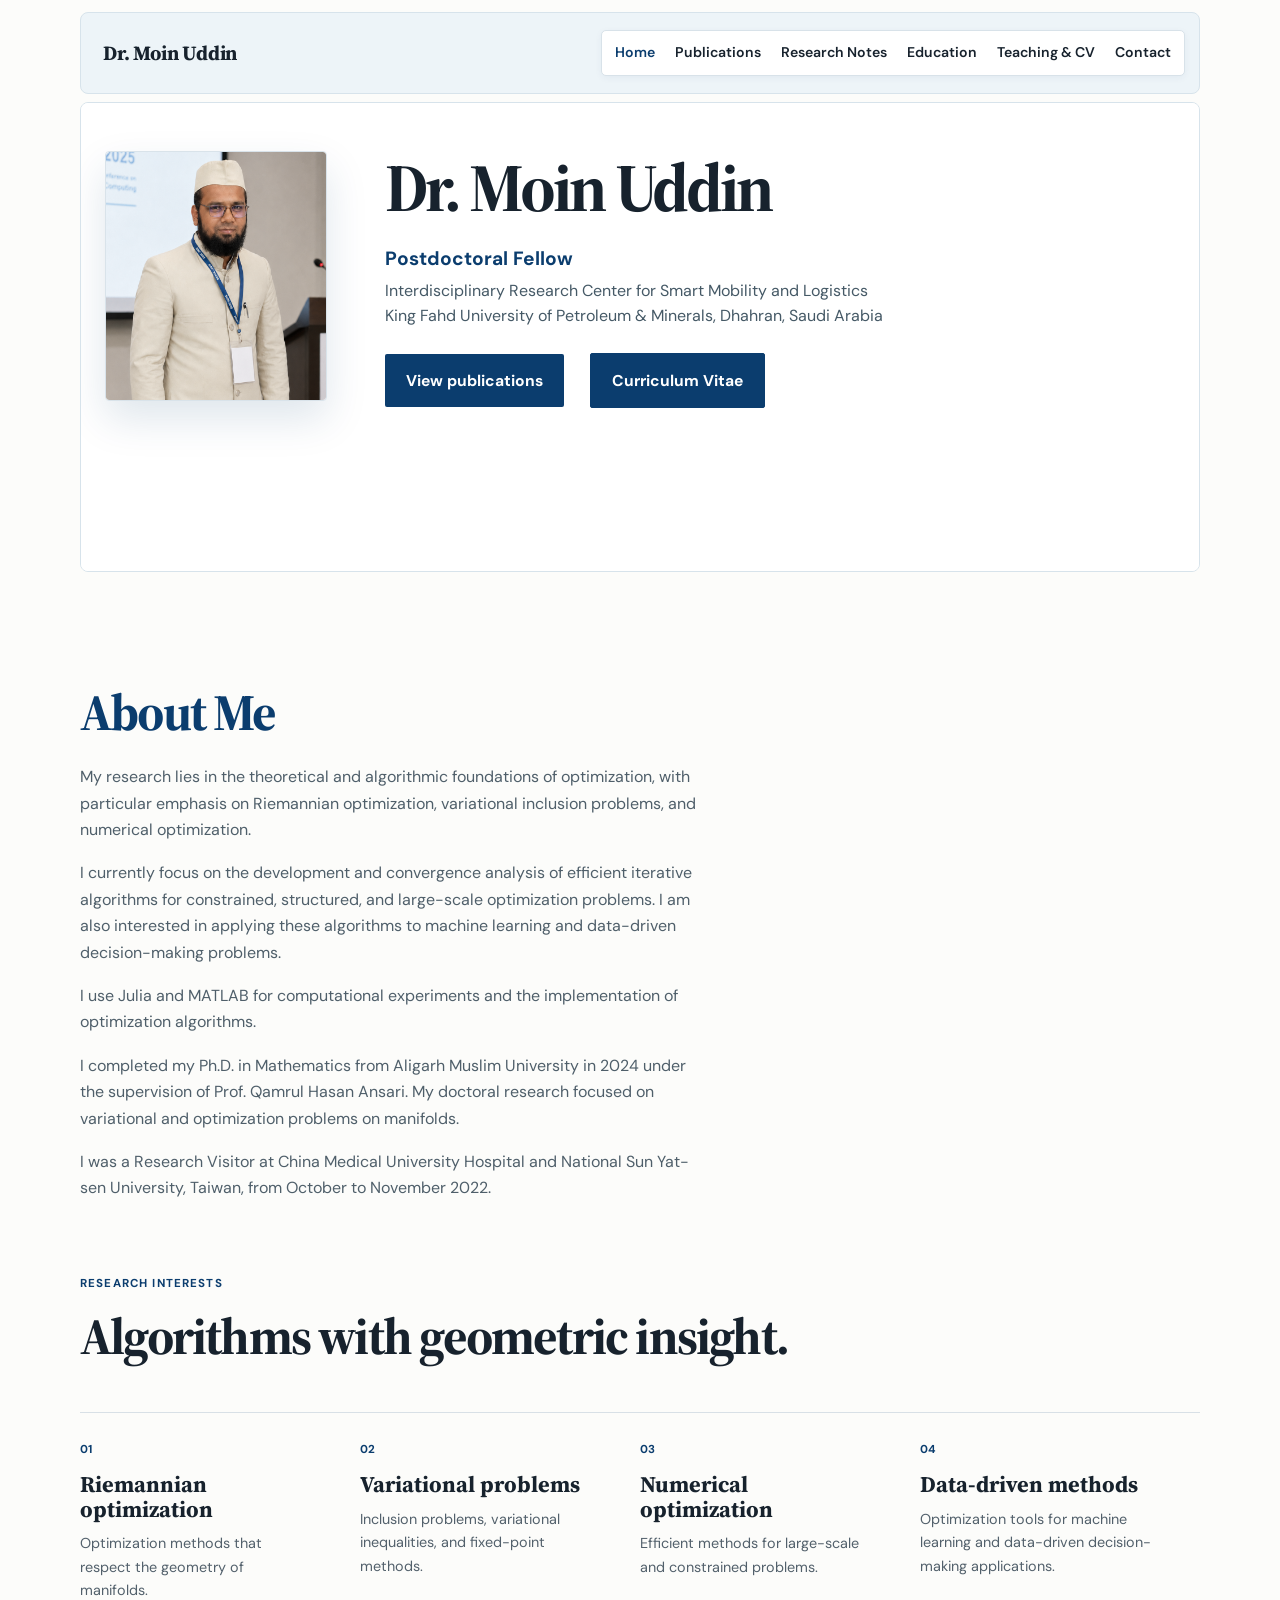
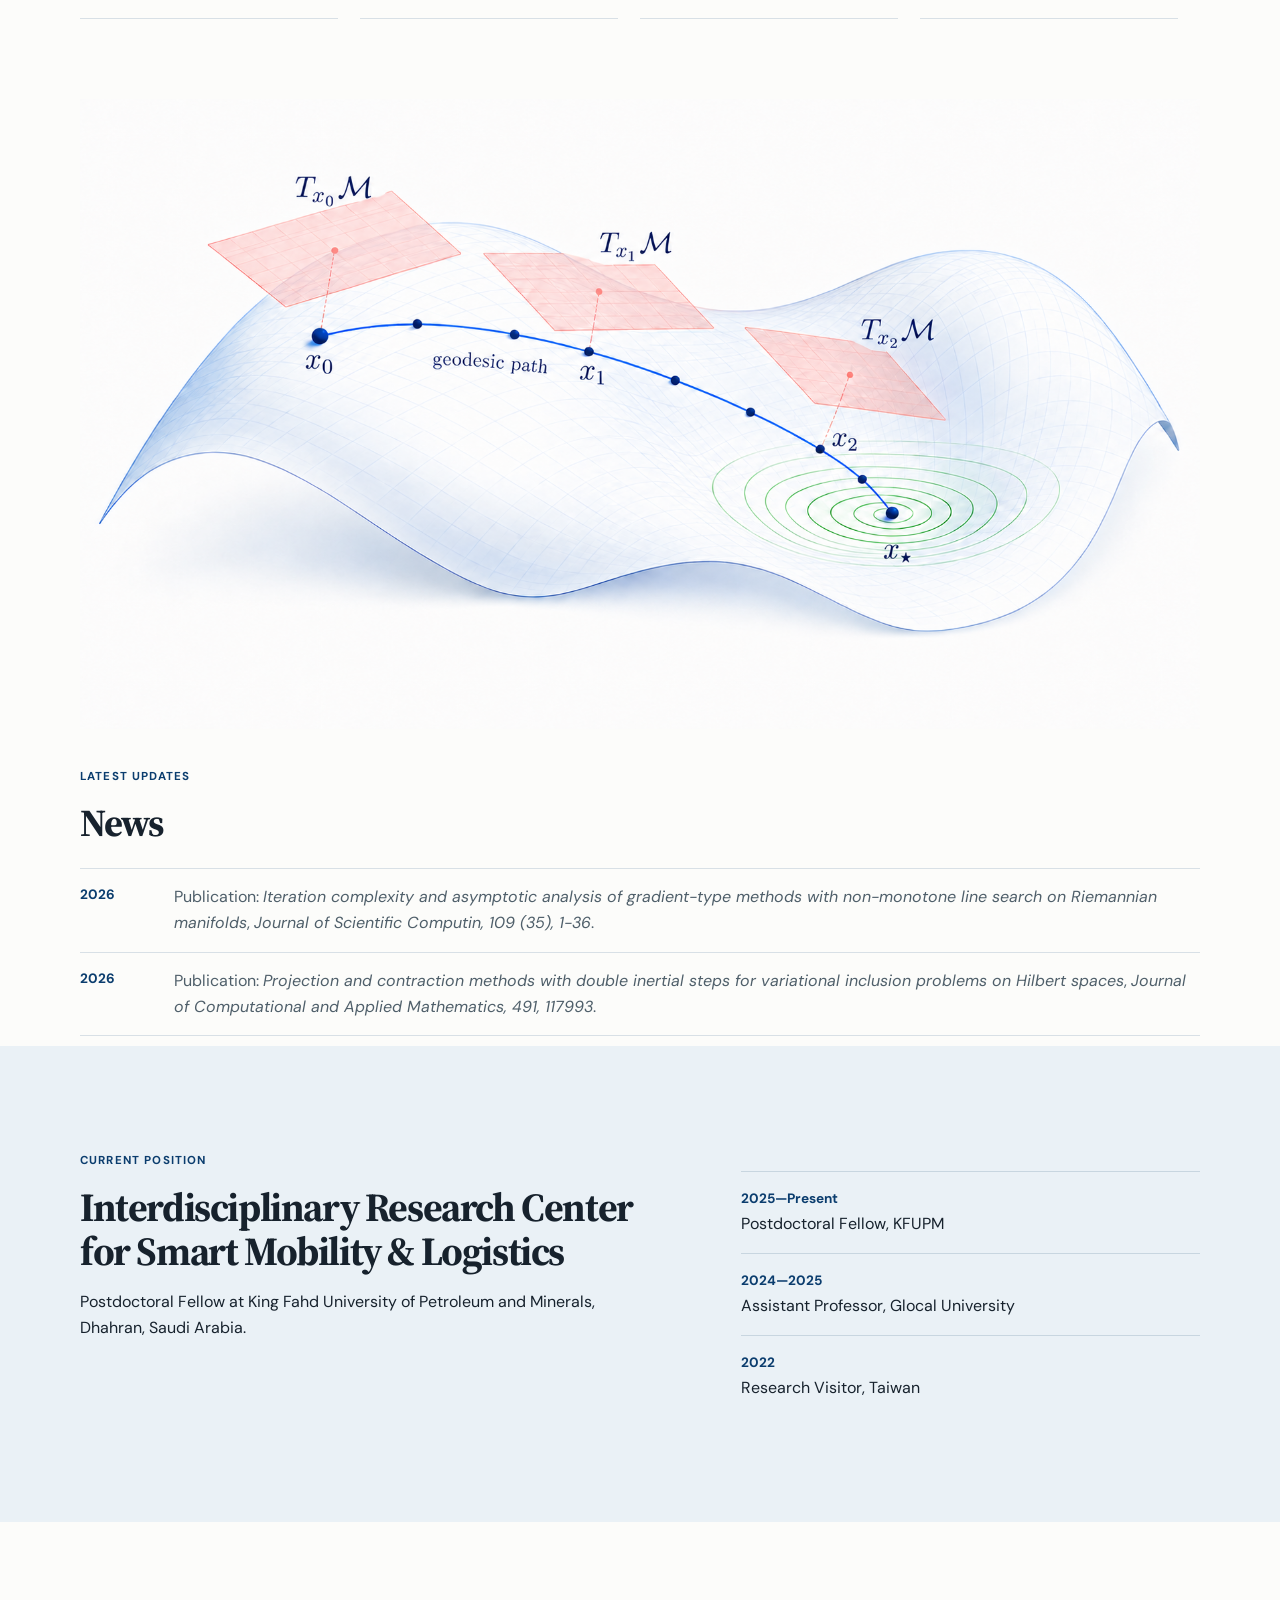
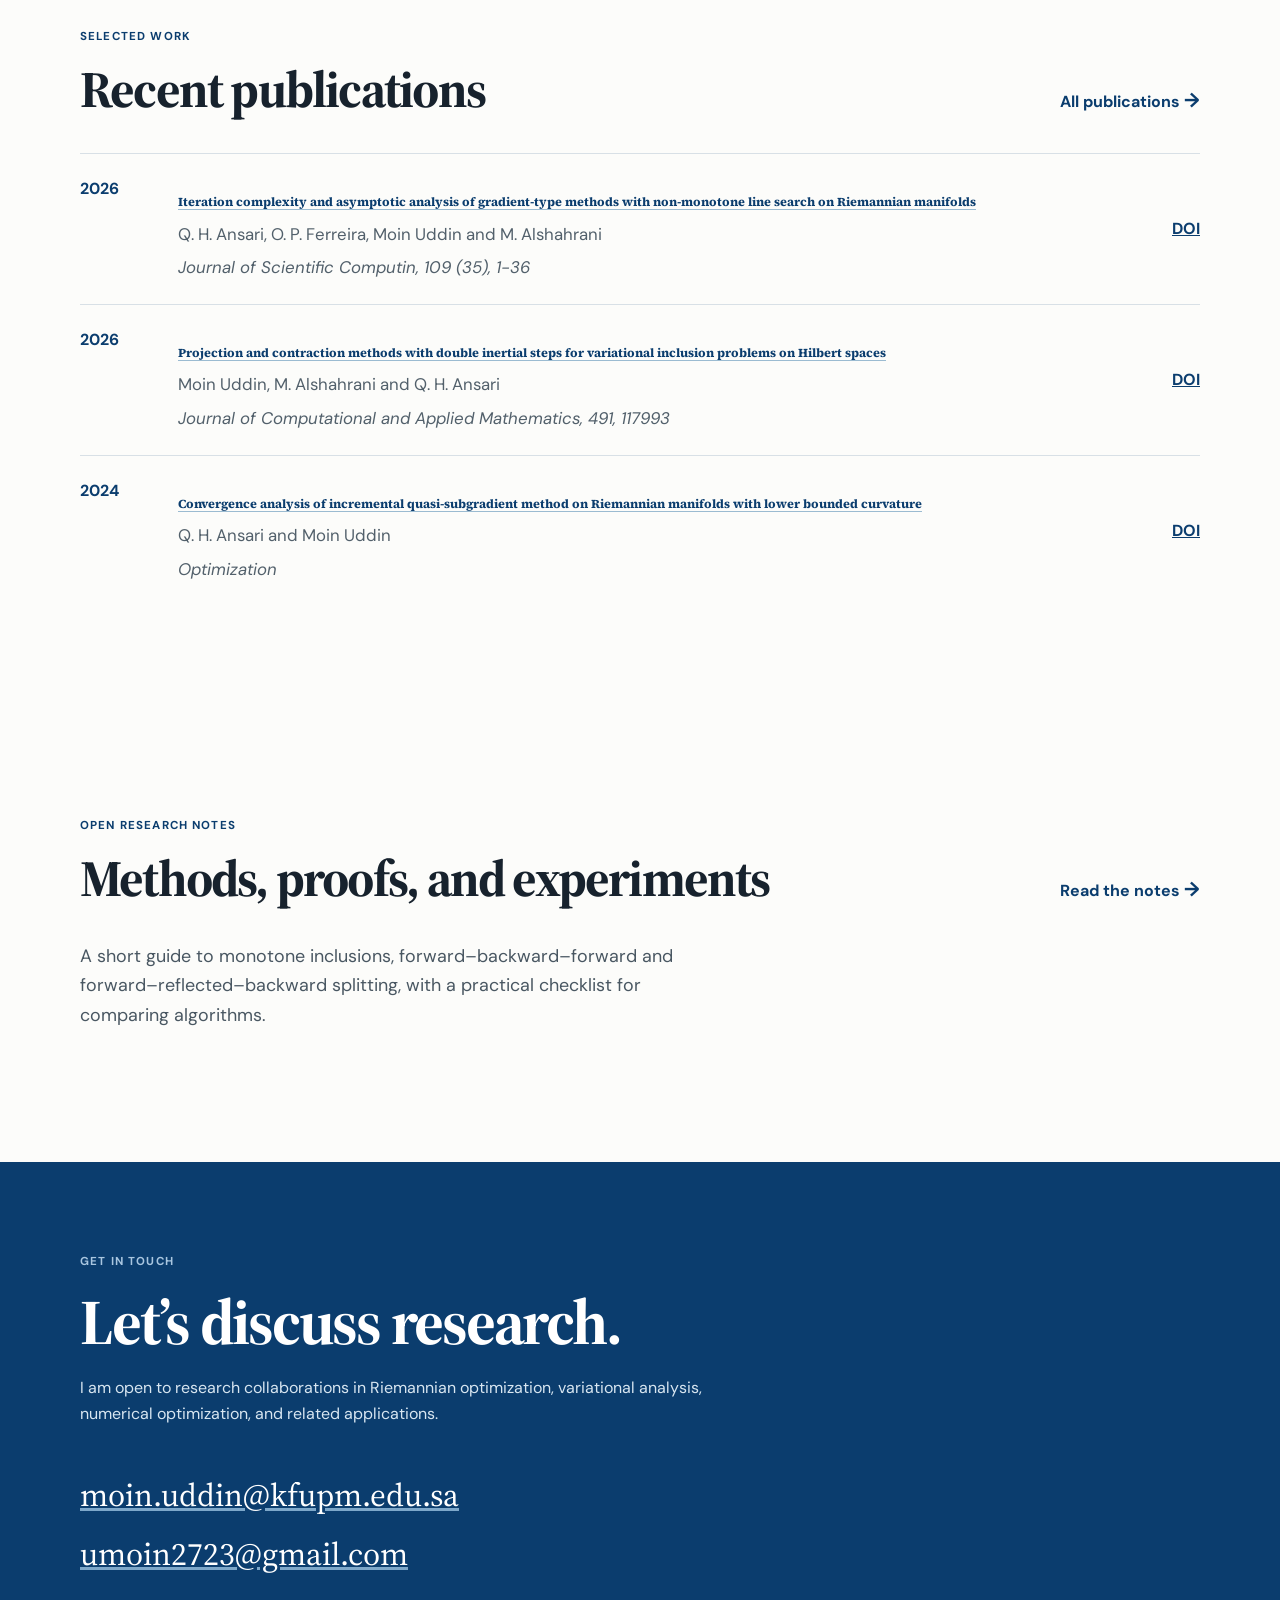
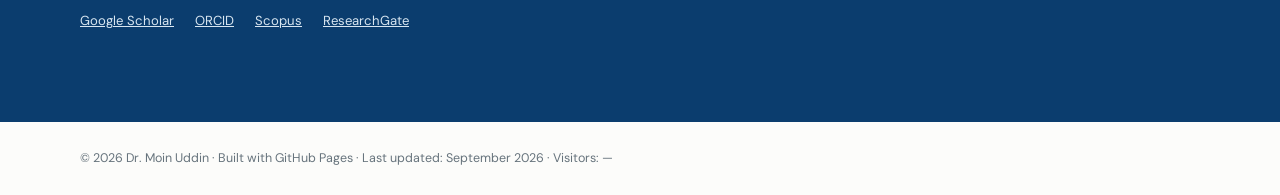
<file: index.html>
<!doctype html>
<html lang="en">
  <head>
    <meta charset="utf-8">
    <meta name="viewport" content="width=device-width, initial-scale=1">
    <meta name="description" content="Academic website of Dr. Moin Uddin, Postdoctoral Fellow at KFUPM.">
    <title>Dr. Moin Uddin | Researcher in Optimization</title>
    <link rel="preconnect" href="https://fonts.googleapis.com">
    <link rel="preconnect" href="https://fonts.gstatic.com" crossorigin>
    <link href="https://fonts.googleapis.com/css2?family=DM+Sans:wght@400;500;600;700&family=Source+Serif+4:opsz,wght@8..60,600;8..60,700&display=swap" rel="stylesheet">
    <link rel="stylesheet" href="assets/styles.css">
    <link rel="stylesheet" href="assets/enhancements.css">
  </head>
  <body>
    <header class="site-header"><a class="brand" href="index.html">Dr. Moin Uddin</a><button class="menu-button" aria-label="Open menu">Menu</button><nav><a class="active" href="index.html">Home</a><a href="publications.html">Publications</a><a href="research-notes.html">Research Notes</a><a href="education.html">Education</a><a href="teaching.html">Teaching & CV</a><a href="#contact">Contact</a></nav></header>
    <main>
      <section class="hero wrap" id="home">
        <div class="hero-copy"><h1>Dr. Moin Uddin</h1><div class="academic-role"><strong>Postdoctoral Fellow</strong><span>Interdisciplinary Research Center for Smart Mobility and Logistics<br>King Fahd University of Petroleum & Minerals, Dhahran, Saudi Arabia</span></div><div class="actions"><a class="button" href="publications.html">View publications</a><a class="button secondary-button" href="teaching.html#cv">Curriculum Vitae</a></div></div>
        <div class="portrait-wrap"><img src="assets/images/moin-uddin.png" alt="Dr. Moin Uddin"><div class="portrait-note">Dhahran, Saudi Arabia</div></div>
      </section>
      <section class="section wrap" id="research"><div class="about-copy standalone-about"><h2 class="about-title">About Me</h2><p>My research lies in the theoretical and algorithmic foundations of optimization, with particular emphasis on Riemannian optimization, variational inclusion problems, and numerical optimization.</p><p>I currently focus on the development and convergence analysis of efficient iterative algorithms for constrained, structured, and large-scale optimization problems. I am also interested in applying these algorithms to machine learning and data-driven decision-making problems.</p><p>I use Julia and MATLAB for computational experiments and the implementation of optimization algorithms.</p><p>I completed my Ph.D. in Mathematics from Aligarh Muslim University in 2024 under the supervision of Prof. Qamrul Hasan Ansari. My doctoral research focused on variational and optimization problems on manifolds.</p><p>I was a Research Visitor at China Medical University Hospital and National Sun Yat-sen University, Taiwan, from October to November 2022.</p></div><div class="section-intro research-heading"><p class="eyebrow">Research interests</p><h2>Algorithms with geometric insight.</h2></div><div class="research-grid"><article><span>01</span><h3>Riemannian optimization</h3><p>Optimization methods that respect the geometry of manifolds.</p></article><article><span>02</span><h3>Variational problems</h3><p>Inclusion problems, variational inequalities, and fixed-point methods.</p></article><article><span>03</span><h3>Numerical optimization</h3><p>Efficient methods for large-scale and constrained problems.</p></article><article><span>04</span><h3>Data-driven methods</h3><p>Optimization tools for machine learning and data-driven decision-making applications.</p></article></div></section>
<figure class="algorithm-visual wrap"><img src="assets/images/riemannian-optimization-diagram-iterates.png" alt="Diagram showing Riemannian optimization iterates x₀, x₁, x₂, their corresponding tangent spaces, and an optimum"></figure>
      <section class="section muted"><div class="wrap split"><div><p class="eyebrow">Current position</p><h2>Interdisciplinary Research Center for Smart Mobility & Logistics</h2><p>Postdoctoral Fellow at King Fahd University of Petroleum and Minerals, Dhahran, Saudi Arabia.</p></div><div class="timeline"><p><b>2025—Present</b> Postdoctoral Fellow, KFUPM</p><p><b>2024—2025</b> Assistant Professor, Glocal University</p><p><b>2022</b> Research Visitor, Taiwan</p></div></div></section>
      <section class="section wrap selected"><div class="section-top"><div><p class="eyebrow">Selected work</p><h2>Recent publications</h2></div><a class="text-link" href="publications.html">All publications <span>→</span></a></div><div id="featured-publications" class="publication-list"></div></section>
      <section class="section wrap selected" id="research-notes">
        <div class="section-top"><div><p class="eyebrow">Open research notes</p><h2>Methods, proofs, and experiments</h2></div><a class="text-link" href="research-notes.html">Read the notes <span>→</span></a></div>
        <p class="lede">A short guide to monotone inclusions, forward–backward–forward and forward–reflected–backward splitting, with a practical checklist for comparing algorithms.</p>
      </section>
      <section class="contact" id="contact"><div class="wrap"><p class="eyebrow">Get in touch</p><h2>Let’s discuss research.</h2><p class="collaboration-note">I am open to research collaborations in Riemannian optimization, variational analysis, numerical optimization, and related applications.</p><a class="email" href="mailto:moin.uddin@kfupm.edu.sa">moin.uddin@kfupm.edu.sa</a><a class="email secondary-email" href="mailto:umoin2723@gmail.com">umoin2723@gmail.com</a><div class="profile-links"><a href="https://scholar.google.com/citations?user=GIhlsMgAAAAJ" target="_blank" rel="noreferrer">Google Scholar</a><a href="https://orcid.org/0009-0005-5530-0240" target="_blank" rel="noreferrer">ORCID</a><a href="https://www.scopus.com/authid/detail.uri?authorId=57891499400" target="_blank" rel="noreferrer">Scopus</a><a href="https://www.researchgate.net/profile/Moin-Uddin-14" target="_blank" rel="noreferrer">ResearchGate</a></div></div></section>
    </main><footer class="wrap">© <span id="year"></span> Dr. Moin Uddin · Built with GitHub Pages</footer><script src="assets/data.js"></script><script src="assets/site.js"></script>
  </body>
</html>
</file>
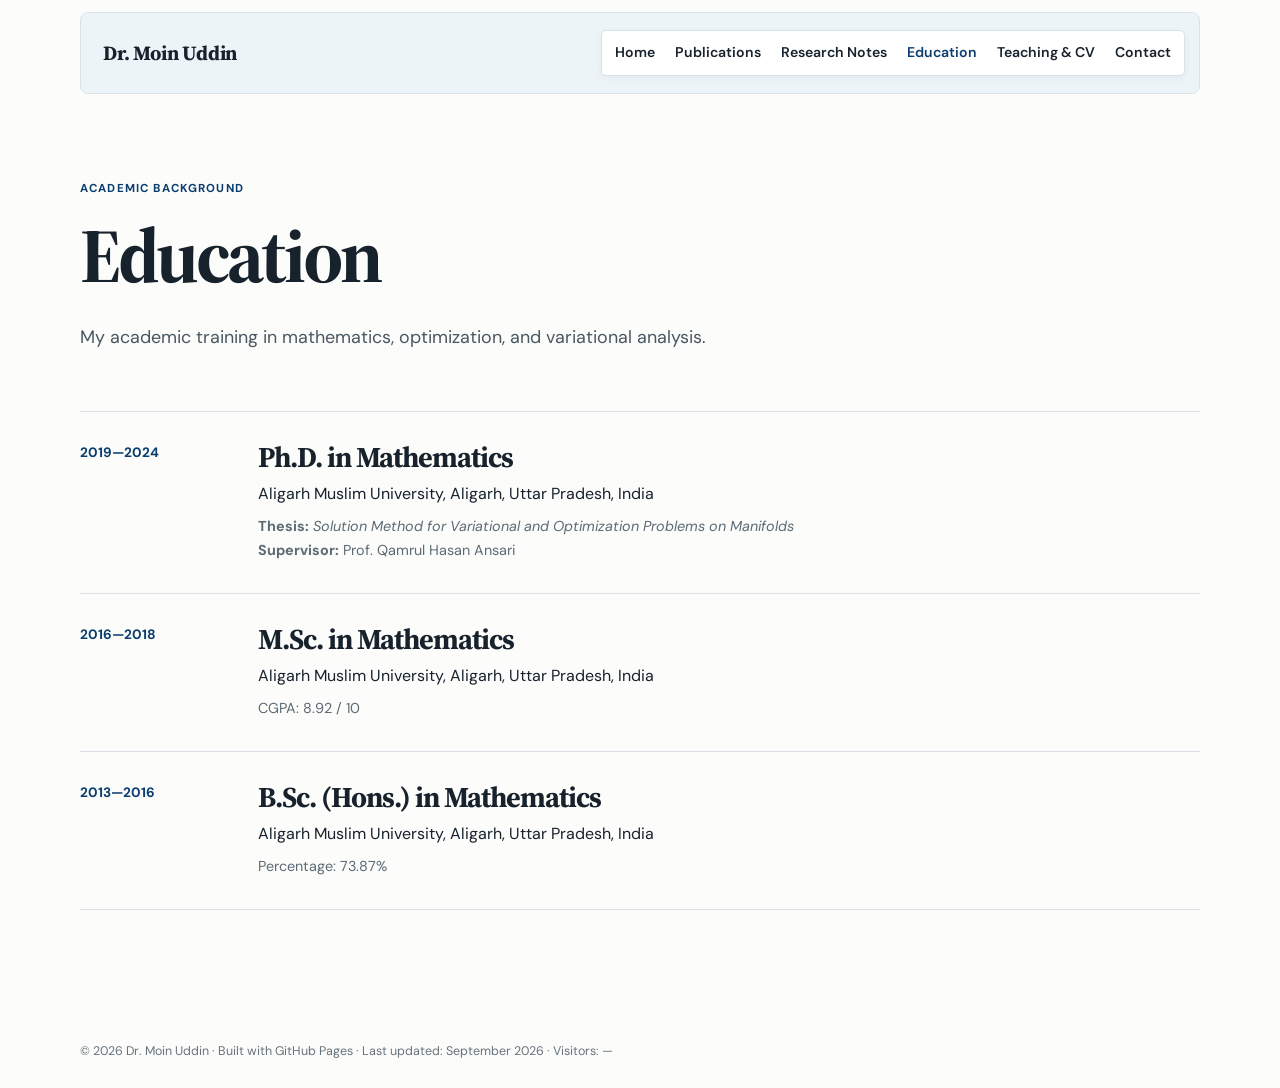
<file: education.html>
<!doctype html><html lang="en"><head><meta charset="utf-8"><meta name="viewport" content="width=device-width, initial-scale=1"><title>Education | Dr. Moin Uddin</title><link rel="preconnect" href="https://fonts.googleapis.com"><link rel="preconnect" href="https://fonts.gstatic.com" crossorigin><link href="https://fonts.googleapis.com/css2?family=DM+Sans:wght@400;500;600;700&family=Source+Serif+4:opsz,wght@8..60,600;8..60,700&display=swap" rel="stylesheet"><link rel="stylesheet" href="assets/styles.css"></head><body><header class="site-header"><a class="brand" href="index.html">MU</a><button class="menu-button" aria-label="Open menu">Menu</button><nav><a href="index.html">Home</a><a href="publications.html">Publications</a><a href="research-notes.html">Research Notes</a><a class="active" href="education.html">Education</a><a href="teaching.html">Teaching & CV</a><a href="index.html#contact">Contact</a></nav></header><main class="page wrap"><p class="eyebrow">Academic background</p><h1>Education</h1><p class="lede narrow">My academic training in mathematics, optimization, and variational analysis.</p><div class="education-list"><article><time>2019—2024</time><div><h2>Ph.D. in Mathematics</h2><p>Aligarh Muslim University, Aligarh, Uttar Pradesh, India</p><p class="detail"><b>Thesis:</b> <i>Solution Method for Variational and Optimization Problems on Manifolds</i><br><b>Supervisor:</b> Prof. Qamrul Hasan Ansari</p></div></article><article><time>2016—2018</time><div><h2>M.Sc. in Mathematics</h2><p>Aligarh Muslim University, Aligarh, Uttar Pradesh, India</p><p class="detail">CGPA: 8.92 / 10</p></div></article><article><time>2013—2016</time><div><h2>B.Sc. (Hons.) in Mathematics</h2><p>Aligarh Muslim University, Aligarh, Uttar Pradesh, India</p><p class="detail">Percentage: 73.87%</p></div></article></div></main><footer class="wrap">© <span id="year"></span> Dr. Moin Uddin · Built with GitHub Pages</footer><script src="assets/site.js"></script></body></html>
</file>
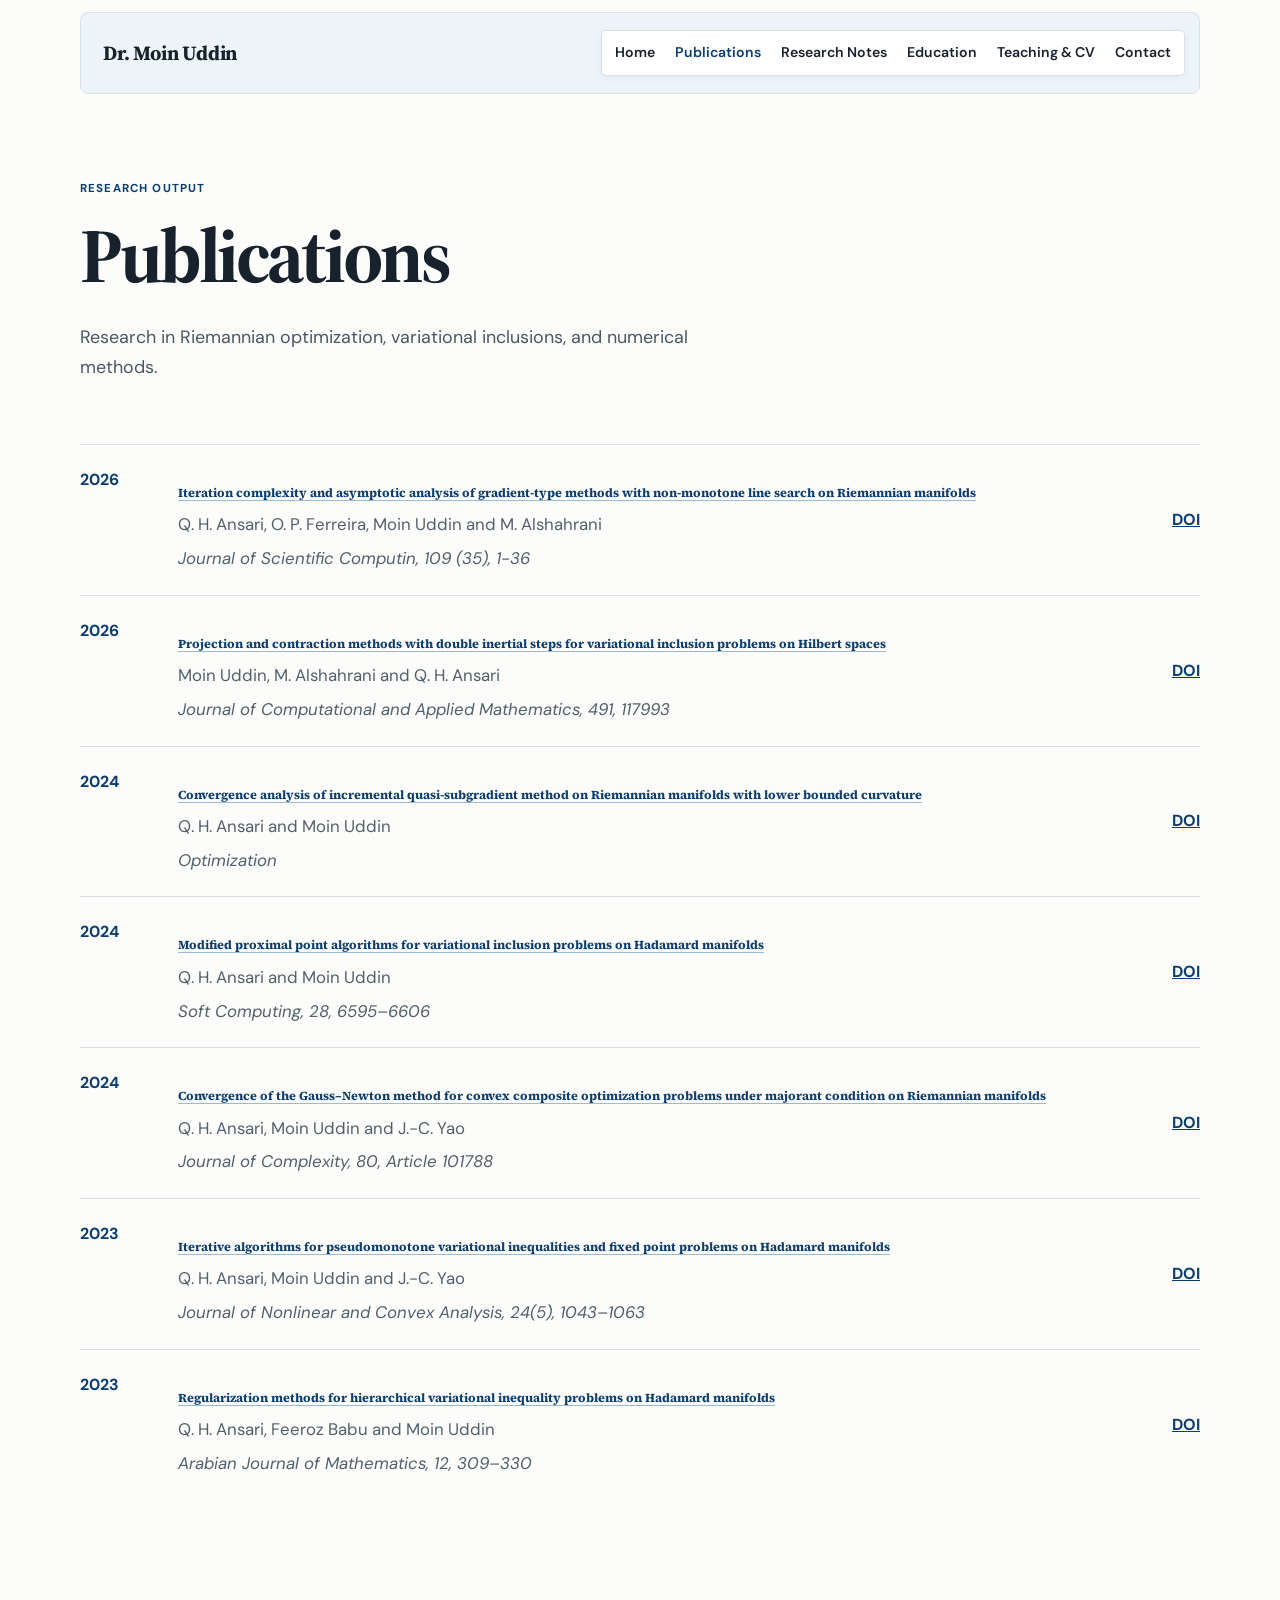
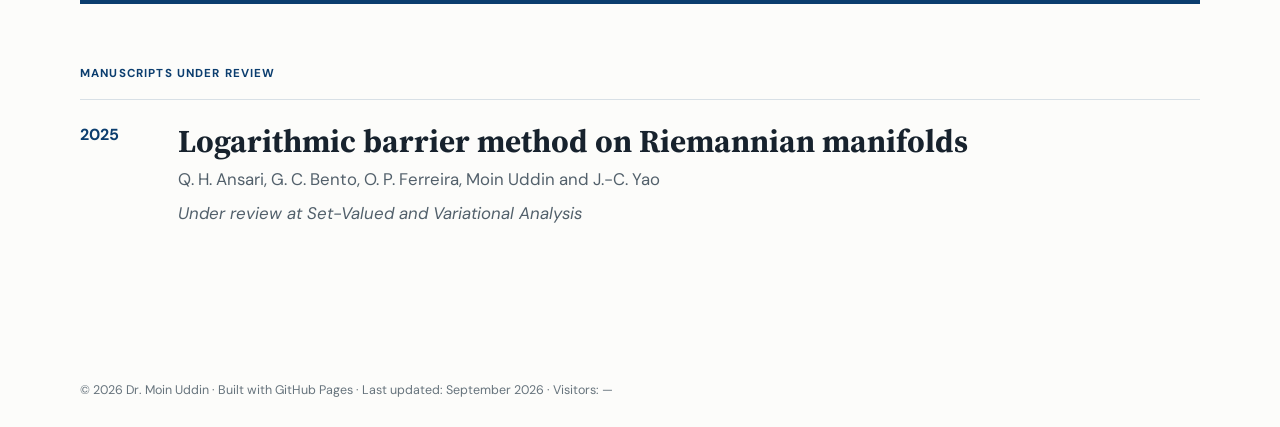
<file: publications.html>
<!doctype html><html lang="en"><head><meta charset="utf-8"><meta name="viewport" content="width=device-width, initial-scale=1"><title>Publications | Dr. Moin Uddin</title><link rel="preconnect" href="https://fonts.googleapis.com"><link rel="preconnect" href="https://fonts.gstatic.com" crossorigin><link href="https://fonts.googleapis.com/css2?family=DM+Sans:wght@400;500;600;700&family=Source+Serif+4:opsz,wght@8..60,600;8..60,700&display=swap" rel="stylesheet"><link rel="stylesheet" href="assets/styles.css"></head><body><header class="site-header"><a class="brand" href="index.html">MU</a><button class="menu-button" aria-label="Open menu">Menu</button><nav><a href="index.html">Home</a><a class="active" href="publications.html">Publications</a><a href="research-notes.html">Research Notes</a><a href="education.html">Education</a><a href="teaching.html">Teaching & CV</a><a href="index.html#contact">Contact</a></nav></header><main class="page wrap"><p class="eyebrow">Research output</p><h1>Publications</h1><p class="lede narrow">Research in Riemannian optimization, variational inclusions, and numerical methods.</p><div id="all-publications" class="publication-list full"></div><section class="under-review"><p class="eyebrow">Manuscripts under review</p><div id="under-review-list" class="publication-list"></div></section></main><footer class="wrap">© <span id="year"></span> Dr. Moin Uddin · Built with GitHub Pages</footer><script src="assets/data.js"></script><script src="assets/site.js"></script></body></html>
</file>
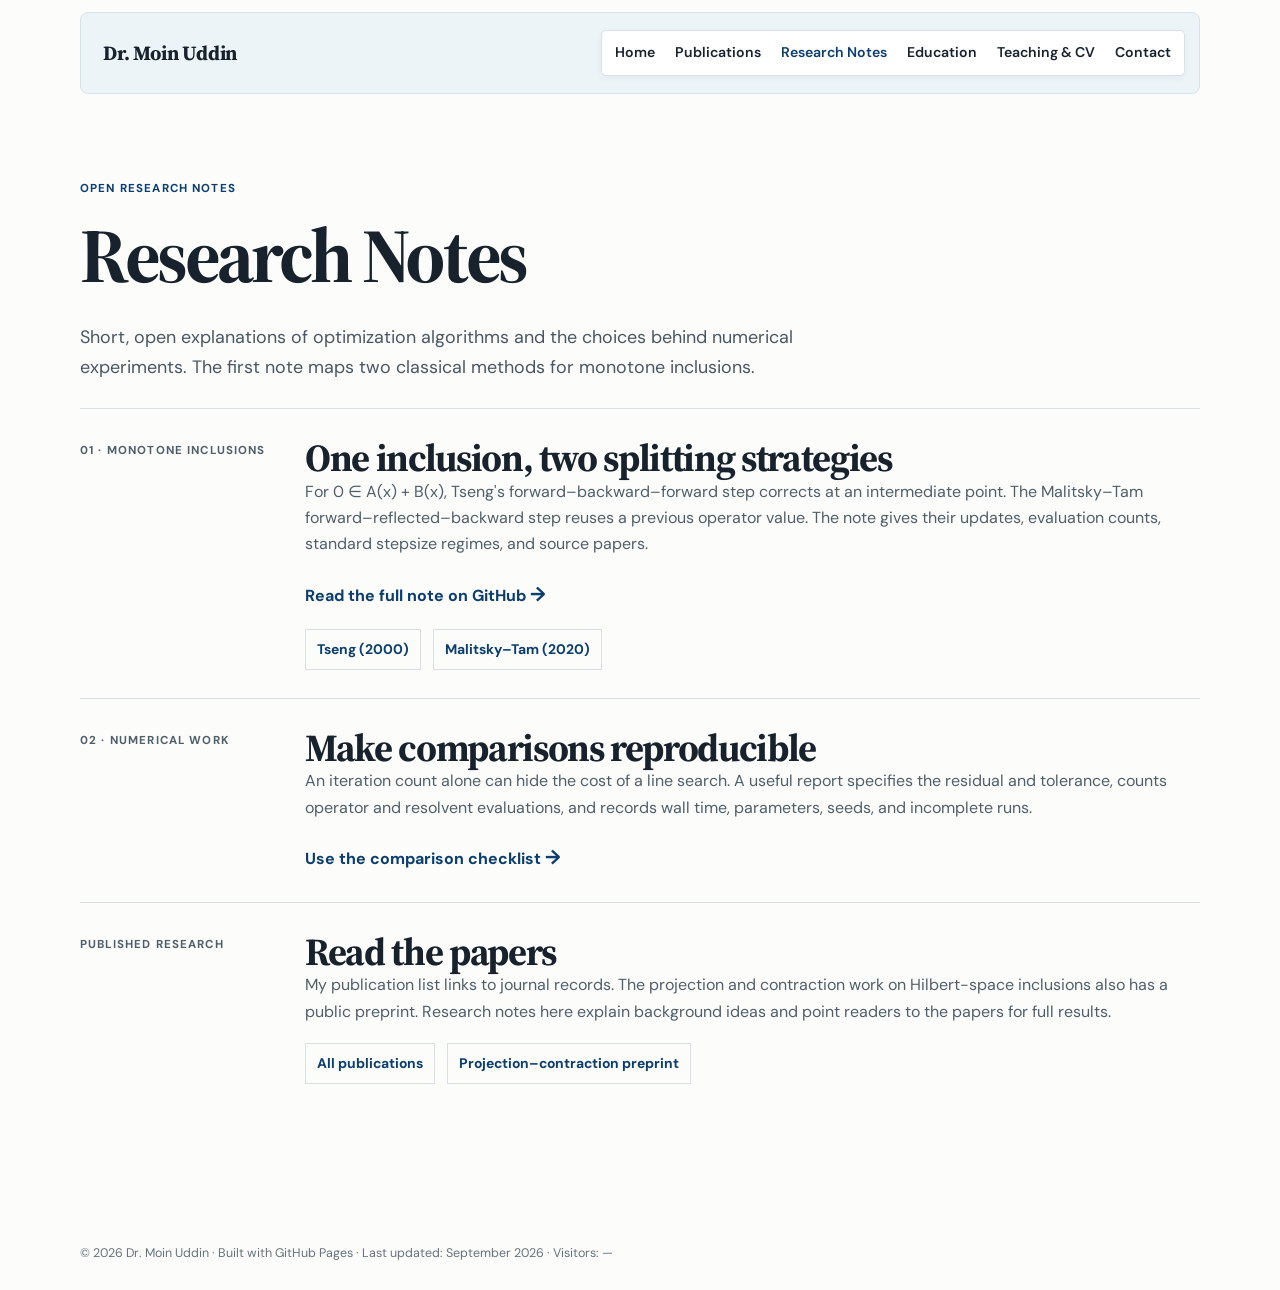
<file: research-notes.html>
<!doctype html>
<html lang="en">
<head>
  <meta charset="utf-8">
  <meta name="viewport" content="width=device-width, initial-scale=1">
  <meta name="description" content="Research notes by Dr. Moin Uddin on monotone inclusions, operator splitting, and reproducible numerical comparisons.">
  <title>Research Notes | Dr. Moin Uddin</title>
  <link rel="preconnect" href="https://fonts.googleapis.com">
  <link rel="preconnect" href="https://fonts.gstatic.com" crossorigin>
  <link href="https://fonts.googleapis.com/css2?family=DM+Sans:wght@400;500;600;700&family=Source+Serif+4:opsz,wght@8..60,600;8..60,700&display=swap" rel="stylesheet">
  <link rel="stylesheet" href="assets/styles.css">
  <link rel="stylesheet" href="assets/enhancements.css">
  <style>
    .notes-lede{max-width:760px}.notes-card{border-top:1px solid var(--line);padding:28px 0;display:grid;grid-template-columns:190px 1fr;gap:35px}
    .notes-card h2{font-size:clamp(1.7rem,3vw,2.45rem)}.notes-card p{margin:0 0 14px;color:#4f5f6a}.notes-card .eyebrow{margin:4px 0}
    .notes-card .text-link{display:inline-block;margin-top:6px}
    .note-steps{margin:8px 0 0;padding-left:20px;color:#4f5f6a}.note-steps li{margin-bottom:8px}
    .source-links{display:flex;flex-wrap:wrap;gap:12px;margin-top:18px}
    .source-links a{display:inline-block;border:1px solid var(--line);padding:8px 11px;color:var(--blue);text-decoration:none;font-size:.87rem;font-weight:700}
    @media(max-width:720px){.notes-card{grid-template-columns:1fr;gap:8px}}
  </style>
</head>
<body>
  <header class="site-header"><a class="brand" href="index.html">Dr. Moin Uddin</a><button class="menu-button" aria-label="Open menu">Menu</button><nav><a href="index.html">Home</a><a href="publications.html">Publications</a><a class="active" href="research-notes.html">Research Notes</a><a href="education.html">Education</a><a href="teaching.html">Teaching &amp; CV</a><a href="index.html#contact">Contact</a></nav></header>
  <main class="page wrap">
    <p class="eyebrow">Open research notes</p>
    <h1>Research Notes</h1>
    <p class="lede notes-lede">Short, open explanations of optimization algorithms and the choices behind numerical experiments. The first note maps two classical methods for monotone inclusions.</p>
    <article class="notes-card">
      <p class="eyebrow">01 · Monotone inclusions</p>
      <div><h2>One inclusion, two splitting strategies</h2>
        <p>For 0 ∈ A(x) + B(x), Tseng's forward–backward–forward step corrects at an intermediate point. The Malitsky–Tam forward–reflected–backward step reuses a previous operator value. The note gives their updates, evaluation counts, standard stepsize regimes, and source papers.</p>
        <a class="text-link" href="https://github.com/moinamu/moinamu.github.io/blob/main/notes/monotone-inclusion-methods.md">Read the full note on GitHub <span>→</span></a>
        <div class="source-links"><a href="https://doi.org/10.1137/S0363012998338806">Tseng (2000)</a><a href="https://doi.org/10.1137/18M1207260">Malitsky–Tam (2020)</a></div>
      </div>
    </article>
    <article class="notes-card">
      <p class="eyebrow">02 · Numerical work</p>
      <div><h2>Make comparisons reproducible</h2>
        <p>An iteration count alone can hide the cost of a line search. A useful report specifies the residual and tolerance, counts operator and resolvent evaluations, and records wall time, parameters, seeds, and incomplete runs.</p>
        <a class="text-link" href="https://github.com/moinamu/moinamu.github.io/blob/main/notes/monotone-inclusion-methods.md#reporting-a-fair-numerical-comparison">Use the comparison checklist <span>→</span></a>
      </div>
    </article>
    <article class="notes-card">
      <p class="eyebrow">Published research</p>
      <div><h2>Read the papers</h2>
        <p>My publication list links to journal records. The projection and contraction work on Hilbert-space inclusions also has a public preprint. Research notes here explain background ideas and point readers to the papers for full results.</p>
        <div class="source-links"><a href="publications.html">All publications</a><a href="https://arxiv.org/abs/2607.25203">Projection–contraction preprint</a></div>
      </div>
    </article>
  </main>
  <footer class="wrap">© <span id="year"></span> Dr. Moin Uddin · Built with GitHub Pages</footer>
  <script src="assets/site.js"></script>
</body>
</html>
</file>
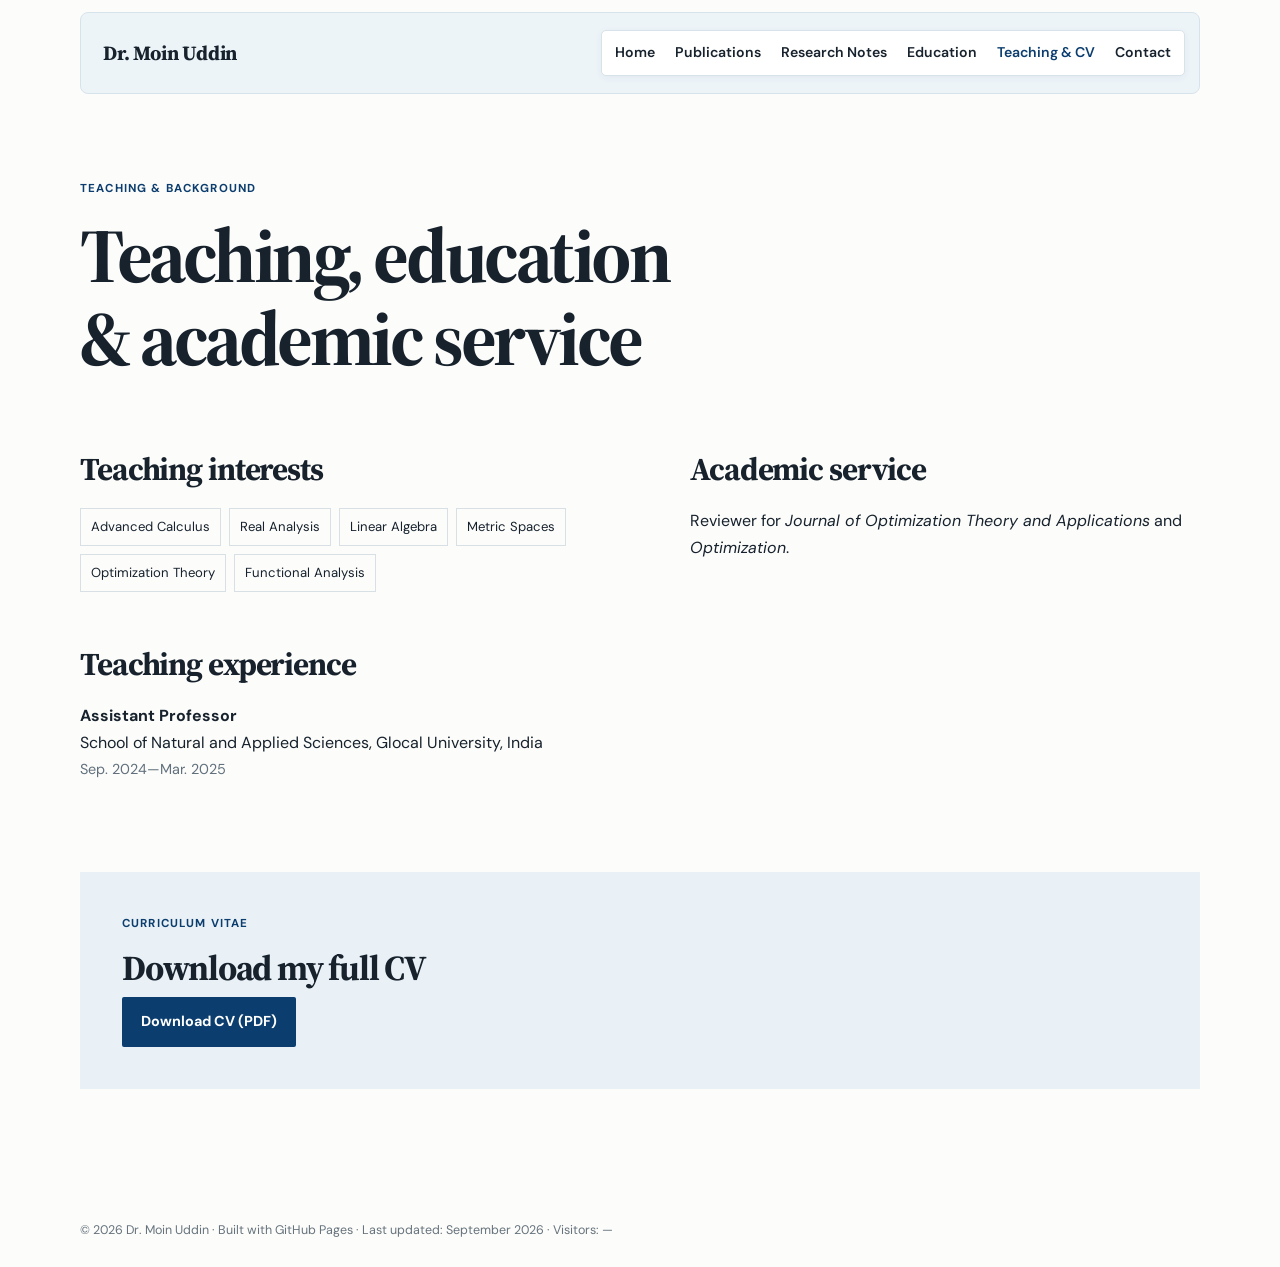
<file: teaching.html>
<!doctype html><html lang="en"><head><meta charset="utf-8"><meta name="viewport" content="width=device-width, initial-scale=1"><title>Teaching & CV | Dr. Moin Uddin</title><link rel="preconnect" href="https://fonts.googleapis.com"><link rel="preconnect" href="https://fonts.gstatic.com" crossorigin><link href="https://fonts.googleapis.com/css2?family=DM+Sans:wght@400;500;600;700&family=Source+Serif+4:opsz,wght@8..60,600;8..60,700&display=swap" rel="stylesheet"><link rel="stylesheet" href="assets/styles.css"></head><body><header class="site-header"><a class="brand" href="index.html">MU</a><button class="menu-button" aria-label="Open menu">Menu</button><nav><a href="index.html">Home</a><a href="publications.html">Publications</a><a href="research-notes.html">Research Notes</a><a href="education.html">Education</a><a class="active" href="teaching.html">Teaching & CV</a><a href="index.html#contact">Contact</a></nav></header><main class="page wrap"><p class="eyebrow">Teaching & background</p><h1>Teaching, education<br>& academic service</h1><div class="two-column"><section><h2>Teaching interests</h2><ul class="tag-list"><li>Advanced Calculus</li><li>Real Analysis</li><li>Linear Algebra</li><li>Metric Spaces</li><li>Optimization Theory</li><li>Functional Analysis</li></ul><h2>Teaching experience</h2><p><b>Assistant Professor</b><br>School of Natural and Applied Sciences, Glocal University, India<br><span>Sep. 2024—Mar. 2025</span></p></section><section><h2>Academic service</h2><p>Reviewer for <i>Journal of Optimization Theory and Applications</i> and <i>Optimization</i>.</p></section></div><section class="cv-box" id="cv"><p class="eyebrow">Curriculum vitae</p><h2>Download my full CV</h2><p>Add your exported PDF to <code>assets/Moin-Uddin-CV.pdf</code>, then replace the <code>#</code> below with its path.</p><a class="button" href="#">Download CV (PDF)</a></section></main><footer class="wrap">© <span id="year"></span> Dr. Moin Uddin · Built with GitHub Pages</footer><script src="assets/site.js"></script></body></html>
</file>
<file: assets/styles.css>
:root{--ink:#17222d;--blue:#0b3d6e;--sky:#eaf1f6;--paper:#fcfcfa;--line:#d8e0e6;--serif:"Source Serif 4",Georgia,serif;--sans:"DM Sans",Arial,sans-serif}*{box-sizing:border-box}html{scroll-behavior:smooth}body{margin:0;background:var(--paper);color:var(--ink);font:16px/1.65 var(--sans)}.wrap{width:min(1120px,calc(100% - 48px));margin:auto}.site-header{height:78px;width:min(1120px,calc(100% - 48px));margin:auto;display:flex;align-items:center;justify-content:space-between}.brand{width:40px;height:40px;background:var(--blue);color:#fff;border-radius:50%;display:grid;place-items:center;font-weight:700;text-decoration:none}nav{display:flex;gap:26px}nav a{color:var(--ink);text-decoration:none;font-size:.9rem;font-weight:600}nav a.active,nav a:hover{color:var(--blue)}.menu-button{display:none;background:none;border:0;font:inherit}.hero{min-height:545px;display:grid;grid-template-columns:1.25fr .75fr;align-items:center;gap:80px;padding:55px 0 75px}.eyebrow{color:var(--blue);font-weight:700;letter-spacing:.1em;text-transform:uppercase;font-size:.72rem;margin:0 0 16px}h1,h2,h3{font-family:var(--serif);line-height:1.08;margin:0}h1{font-size:clamp(3.4rem,7vw,6.1rem);letter-spacing:-.045em}h2{font-size:clamp(2.2rem,4vw,3.6rem);letter-spacing:-.035em}h3{font-size:1.4rem}.lede{font-size:1.12rem;max-width:630px;margin:26px 0;color:#495762}.narrow{max-width:650px}.actions{display:flex;gap:26px;align-items:center;margin-top:34px}.button{display:inline-block;background:var(--blue);color:#fff;text-decoration:none;padding:13px 19px;font-size:.9rem;font-weight:700;border-radius:2px}.text-link{color:var(--blue);text-decoration:none;font-weight:700}.text-link span{font-size:1.25em}.portrait-wrap{position:relative;justify-self:end}.portrait-wrap img{width:min(300px,75vw);aspect-ratio:4/5;object-fit:cover;object-position:center;border-radius:150px 150px 8px 8px;filter:saturate(.85)}.portrait-note{position:absolute;bottom:16px;left:-42px;background:var(--paper);padding:8px 13px;font-size:.74rem;font-weight:700}.band,.muted{background:var(--sky)}.stats{padding:34px 0;display:grid;grid-template-columns:repeat(3,1fr);gap:36px}.stats div{border-left:2px solid #a7c2d6;padding-left:16px}.stats strong{font-family:var(--serif);font-size:1.55rem;display:block}.stats span{font-size:.78rem;color:#53616c}.section{padding:105px 0}.section-intro{max-width:720px}.research-grid{margin-top:48px;display:grid;grid-template-columns:repeat(4,1fr);border-top:1px solid var(--line)}.research-grid article{padding:22px 24px 15px 0;border-bottom:1px solid var(--line);margin-right:22px}.research-grid span{font-size:.72rem;color:var(--blue);font-weight:700}.research-grid h3{margin:12px 0 10px}.research-grid p{font-size:.9rem;margin:0;color:#52606b}.split{display:grid;grid-template-columns:1.1fr .9fr;gap:100px}.split h2{font-size:2.5rem}.timeline{padding-top:20px}.timeline p{border-top:1px solid #c8d6e0;padding:16px 0;margin:0}.timeline b{color:var(--blue);display:block;font-size:.85rem}.section-top{display:flex;align-items:end;justify-content:space-between;margin-bottom:36px}.publication{display:grid;grid-template-columns:80px 1fr auto;gap:18px;padding:22px 0;border-top:1px solid var(--line)}.publication time{font-size:.82rem;color:var(--blue);font-weight:700}.publication h3{font-size:1.2rem}.publication p,.publication em{font-size:.87rem;display:block;margin:6px 0 0;color:#52606b}.publication em{font-style:italic}.publication a{color:var(--blue);font-size:.77rem;font-weight:700;align-self:center}.contact{background:var(--blue);color:#fff;padding:90px 0}.contact .eyebrow{color:#a9c6e0}.contact h2{font-size:clamp(2.6rem,5vw,4.8rem)}.email{display:inline-block;color:#fff;font:clamp(1.25rem,2.5vw,2rem) var(--serif);margin:22px 0 34px;text-decoration-color:#7ea8ca}.profile-links{display:flex;gap:21px;flex-wrap:wrap}.profile-links a{color:#d8e6f1;font-size:.82rem}footer{padding:26px 0;font-size:.78rem;color:#66737c}.page{padding:85px 0 105px}.page>h1{font-size:clamp(3rem,6vw,5.3rem)}.full{margin-top:62px}.under-review{margin-top:100px;padding-top:60px;border-top:4px solid var(--blue)}.two-column{display:grid;grid-template-columns:1fr 1fr;gap:100px;margin-top:72px}.two-column h2{font-size:2rem;margin:0 0 22px}.two-column p{margin:0 0 25px}.two-column span{color:#61707c;font-size:.9rem}.tag-list{display:flex;flex-wrap:wrap;gap:8px;padding:0;list-style:none;margin:0 0 55px}.tag-list li{border:1px solid var(--line);padding:7px 10px;font-size:.82rem}.cv-box{background:var(--sky);margin-top:65px;padding:42px}.cv-box h2{font-size:2.2rem}.cv-box code{font-size:.8rem}.cv-box .button{margin-top:10px}@media(max-width:720px){.wrap,.site-header{width:min(100% - 32px,1120px)}.site-header{position:relative}.menu-button{display:block;color:var(--blue);font-weight:700}nav{display:none;position:absolute;top:67px;right:0;z-index:3;background:#fff;border:1px solid var(--line);padding:16px;flex-direction:column;gap:12px}nav.open{display:flex}.hero{grid-template-columns:1fr;gap:30px;padding:45px 0 55px}.portrait-wrap{justify-self:start;grid-row:1}.portrait-wrap img{width:190px}.portrait-note{left:120px}.stats,.research-grid,.split,.two-column{grid-template-columns:1fr}.stats{gap:18px}.research-grid article{margin-right:0}.split,.two-column{gap:40px}.section{padding:70px 0}.section-top{align-items:start;gap:20px;flex-direction:column}.publication{grid-template-columns:52px 1fr}.publication a{grid-column:2;justify-self:start}.contact{padding:65px 0}.page{padding:55px 0 75px}.cv-box{padding:28px}}
</file>
<file: assets/enhancements.css>
/* Optional visual layer: keep this file separate so design changes stay easy. */
.research-art { position: relative; margin-bottom: 0; overflow: hidden; background: #dceaf2; }
.research-art img { display: block; width: 100%; height: 355px; object-fit: cover; object-position: center; }
.research-art::after { content: ""; position: absolute; inset: 0; background: linear-gradient(90deg, rgba(11,61,110,.38), transparent 58%); }
.research-art p { position: absolute; z-index: 1; bottom: 19px; left: 25px; margin: 0; color: #fff; font: 600 1.16rem var(--serif); letter-spacing: .02em; }
@media (max-width: 720px) { .research-art img { height: 240px; } }

/* Hero refinements */
.position-label { margin: 0 0 17px; color: var(--blue); font-size: .82rem; font-weight: 700; line-height: 1.5; }
.position-label span { display: block; margin-bottom: 3px; letter-spacing: .1em; text-transform: uppercase; font-size: .67rem; color: #657c90; }
.hero h1 { white-space: nowrap; font-size: clamp(2.8rem, 5.8vw, 5.45rem); }
.portrait-wrap img { aspect-ratio: 1; border-radius: 50%; object-position: center top; border: 8px solid #eaf1f6; box-shadow: 0 16px 38px rgba(11,61,110,.18); }
.portrait-note { left: -25px; }
@media (max-width: 720px) { .hero h1 { white-space: normal; } .portrait-wrap img { width: 195px; } }

/* Reference-style hero: background artwork with the name placed over it. */
.hero { position: relative; overflow: hidden; isolation: isolate; }
.hero::before { content: ""; position: absolute; z-index: -2; inset: 0 calc((100vw - min(1120px, calc(100vw - 48px))) / -2); background: linear-gradient(135deg, #154d7d 0%, #0b3d6e 45%, #1e5f92 100%); }
.hero::after { content: ""; position: absolute; z-index: -1; inset: 0 calc((100vw - min(1120px, calc(100vw - 48px))) / -2); background: linear-gradient(90deg, rgba(7, 34, 61, .84) 0%, rgba(7, 34, 61, .58) 47%, rgba(7, 34, 61, .12) 100%); }
.hero h1 { color: #fff; }
.hero .lede { color: #edf5fa; }
.position-label { color: #fff; }
.position-label span { color: #c6dfef; }
.hero .text-link { color: #fff; }
.portrait-note { background: #fff; }
@media (max-width: 720px) { .hero::before, .hero::after { inset-inline: -16px; } .hero::after { background: linear-gradient(90deg, rgba(7,34,61,.86), rgba(7,34,61,.5)); } }

/* Centered academic homepage hero. */
.hero { min-height: 635px; display: flex; flex-direction: column; justify-content: center; align-items: center; gap: 20px; padding: 70px 0; text-align: center; }
.hero-copy { display: flex; flex-direction: column; align-items: center; }
.portrait-wrap { order: -1; justify-self: auto; }
.portrait-wrap img { width: 178px; border: 7px solid rgba(255,255,255,.9); box-shadow: 0 16px 38px rgba(0,0,0,.28); }
.portrait-note { display: none; }
.position-label { margin: 0 0 13px; }
.hero .lede { max-width: 675px; margin: 19px 0 0; }
.hero .actions { justify-content: center; margin-top: 29px; }
@media (max-width: 720px) { .hero { min-height: 580px; padding: 58px 0; } .portrait-wrap img { width: 145px; } .hero .actions { margin-top: 24px; } }

.algorithm-visual { position: relative; margin-top: -25px; margin-bottom: 0; overflow: hidden; background: #fff; }
.algorithm-visual img { display: block; width: 100%; height: auto; object-fit: contain; }
.algorithm-visual figcaption { position: absolute; bottom: 19px; left: 24px; margin: 0; padding: 7px 11px; color: #fff; background: rgba(11,61,110,.82); font-size: .8rem; font-weight: 700; }
.secondary-email { display: block; margin-top: -19px; margin-bottom: 34px; font-size: clamp(1.25rem, 2.5vw, 2rem); }
.collaboration-note { max-width: 680px; margin: 19px 0 24px; color: #d8e6f1; }

.about-research { display: grid; grid-template-columns: 1.05fr .95fr; gap: 100px; align-items: start; }
.about-copy h2 { margin-bottom: 24px; }
.about-copy > p:not(.eyebrow) { max-width: 620px; margin: 0 0 17px; color: #4f5f6a; }
.standalone-about { max-width: 760px; }
.about-title { margin: 0 0 25px; color: var(--blue); font-size: clamp(2.25rem, 4vw, 3.4rem); }
.research-heading { margin-top: 72px; }
.focus-list { padding-top: 3px; }
.focus-list article { display: grid; grid-template-columns: 44px 1fr; gap: 12px; padding: 17px 0; border-top: 1px solid var(--line); }
.focus-list article:last-child { border-bottom: 1px solid var(--line); }
.focus-list span { color: var(--blue); font-size: .74rem; font-weight: 700; }
.focus-list h3 { font-size: 1.3rem; }
@media (max-width: 720px) { .about-research { grid-template-columns: 1fr; gap: 46px; } }

/* Light split hero: portrait on the left, academic identity on the right. */
.hero { min-height: 590px; display: grid; grid-template-columns: minmax(280px, .8fr) minmax(360px, 1.2fr); justify-content: initial; align-items: center; gap: 90px; padding: 68px 0; text-align: left; }
.hero::before { background: linear-gradient(135deg, #f4f8fb 0%, #e5f0f7 100%); }
.hero::after { background: none; }
.hero-copy { grid-column: 2; grid-row: 1; display: flex; align-items: flex-start; }
.portrait-wrap { grid-column: 1; grid-row: 1; order: 0; justify-self: start; }
.portrait-wrap { padding: 12px; background: #fff; border: 1px solid #d9e3ea; border-radius: 8px; box-shadow: 0 18px 42px rgba(11,61,110,.13); }
.portrait-wrap img { display: block; width: min(305px, 27vw); aspect-ratio: 4 / 5; border: 0; border-radius: 3px; box-shadow: none; object-fit: cover; object-position: center top; }
.hero h1 { color: var(--ink); }
.position-label { color: var(--blue); }
.position-label span { color: #657c90; }
.hero .text-link { color: var(--blue); }
.hero h1 + .position-label { margin-top: 20px; }
.hero .actions { justify-content: flex-start; }
@media (max-width: 720px) { .hero { min-height: auto; grid-template-columns: 1fr; gap: 32px; padding: 55px 0; text-align: center; } .portrait-wrap, .hero-copy { grid-column: 1; } .portrait-wrap { grid-row: 1; justify-self: center; } .hero-copy { grid-row: 2; align-items: center; } .portrait-wrap img { width: min(285px, 76vw); } .hero .actions { justify-content: center; } }

.academic-role { margin-top: 20px; color: #455966; line-height: 1.55; }
.academic-role strong { display: block; color: var(--blue); font-size: 1.08rem; }
.academic-role span { display: block; margin-top: 5px; font-size: .91rem; }
.academic-role + .actions { margin-top: 31px; }
@media (max-width: 720px) { .academic-role { text-align: center; } }

.education-list { margin-top: 58px; border-top: 1px solid var(--line); }
.education-list article { display: grid; grid-template-columns: 150px 1fr; gap: 28px; padding: 30px 0; border-bottom: 1px solid var(--line); }
.education-list time { color: var(--blue); font-size: .85rem; font-weight: 700; }
.education-list h2 { font-size: 1.8rem; }
.education-list p { margin: 8px 0 0; }
.education-list .detail { color: #5c6b76; font-size: .9rem; }
@media (max-width: 720px) { .education-list article { grid-template-columns: 1fr; gap: 8px; } }
.paper-title { color: inherit; text-decoration-color: #9bbbd1; text-underline-offset: 3px; }
.paper-title:hover { color: var(--blue); }

/* Compact academic navigation: identity and links in separate visual areas. */
.site-header { width: min(1180px, calc(100% - 48px)); height: auto; min-height: 82px; margin-top: 18px; padding: 11px 14px 11px 22px; background: #edf4f8; border: 1px solid #d7e3eb; border-radius: 8px; }
.brand { width: auto; height: auto; display: block; padding: 0; color: var(--ink); background: none; border-radius: 0; font: 700 1.1rem var(--serif); letter-spacing: -.01em; }
.site-header nav { padding: 10px 13px; gap: 20px; background: #fff; border: 1px solid #d8e2e9; border-radius: 5px; box-shadow: 0 2px 7px rgba(11,61,110,.05); }
.site-header nav a { font-size: .8rem; }
@media (max-width: 720px) { .site-header { width: min(100% - 32px, 1180px); margin-top: 10px; padding: 11px 14px; } .brand { font-size: 1rem; } .site-header nav { top: 58px; right: 0; } }

/* Compact profile block and separate academic-stat cards. */
.hero { min-height: 470px; grid-template-columns: 240px minmax(320px, 1fr); gap: 40px; padding: 48px 24px; }
.hero-copy, .portrait-wrap { align-self: start; }
.portrait-wrap { padding: 0; width: fit-content; border-radius: 4px; overflow: hidden; }
.portrait-wrap img { width: 220px; height: 248px; aspect-ratio: auto; object-position: center top; }
.hero h1 { font-size: clamp(2.55rem, 4.8vw, 4.35rem); }
.academic-role + .actions { margin-top: 24px; }
.stats { padding: 24px 0; grid-template-columns: repeat(3, 1fr); gap: 14px; }
.stats div { min-height: 88px; padding: 15px 17px; border: 1px solid #cbdbe6; border-left: 4px solid var(--blue); border-radius: 5px; background: #fff; box-shadow: 0 2px 7px rgba(11,61,110,.05); }
@media (max-width: 720px) { .hero { min-height: auto; grid-template-columns: 1fr; gap: 25px; padding: 45px 16px; } .portrait-wrap img { width: 220px; height: 248px; object-position: center top; } .stats { grid-template-columns: 1fr; } }

/* Equal-width compact page boxes. */
.site-header { width: min(1120px, calc(100% - 48px)); margin-top: 12px; }
.hero { margin: 8px auto; background: #fff; border: 1px solid #d7e3eb; border-radius: 8px; }
.hero::before { inset: 0; background: #fff; }
.hero::after { inset: 0; background: none; }
.band { width: min(1120px, calc(100% - 48px)); margin: 0 auto 8px; background: #edf4f8; border: 1px solid #d7e3eb; border-radius: 8px; }
.band .stats { width: calc(100% - 28px); }
.secondary-button { background: #fff; color: var(--blue); border: 1px solid var(--blue); }
@media (max-width: 720px) { .site-header, .band { width: min(100% - 32px, 1120px); } .hero { width: min(100% - 32px, 1120px); margin-top: 8px; margin-bottom: 8px; } .band .stats { width: calc(100% - 24px); } }

/* Larger type for the profile and publication content. */
.brand { font-size: 1.26rem; }
.site-header nav a { font-size: .88rem; }
.hero h1 { font-size: clamp(3rem, 5.3vw, 4.8rem); }
.academic-role strong { font-size: 1.2rem; }
.academic-role span { font-size: 1rem; }
.hero .button { font-size: .98rem; padding: 14px 21px; }
.publication h3, .publication .publication-title { font-size: 2rem !important; font-weight: 700; line-height: 1.2; }
.publication p, .publication em { font-size: 1.05rem; }
.publication time { font-size: 1rem; }
.publication > a { font-size: 1rem; }
.secondary-button { background: var(--blue); color: #fff; border-color: var(--blue); }
@media (max-width: 720px) { .brand { font-size: 1.08rem; } .hero h1 { font-size: clamp(2.55rem, 10vw, 3.45rem); } .publication h3, .publication .publication-title { font-size: 1.5rem !important; } }

/* Academic updates and featured publication. */
.news-section { padding: 38px 0 10px; }
.news-section h2 { margin-bottom: 24px; font-size: 2.4rem; }
.news-list { border-top: 1px solid var(--line); }
.news-list article { display: grid; grid-template-columns: 78px 1fr; gap: 16px; padding: 15px 0; border-bottom: 1px solid var(--line); }
.news-list time { color: var(--blue); font-weight: 700; font-size: .85rem; }
.news-list p { margin: 0; color: #4f5f6a; }
.featured-publication { margin: 42px 0 48px; padding: 26px 30px; background: #edf4f8; border: 1px solid #d4e3ed; border-radius: 7px; }
.featured-publication .publication { padding-bottom: 0; border-top: 0; }
.footer-feature { white-space: nowrap; }
@media (max-width: 720px) { .news-list article { grid-template-columns: 1fr; gap: 4px; } .featured-publication { padding: 20px; } .footer-feature { display: block; margin-top: 4px; white-space: normal; } }
@media (max-width: 720px) { .algorithm-visual { margin-top: 0; } .algorithm-visual img { height: 230px; } }
</file>
